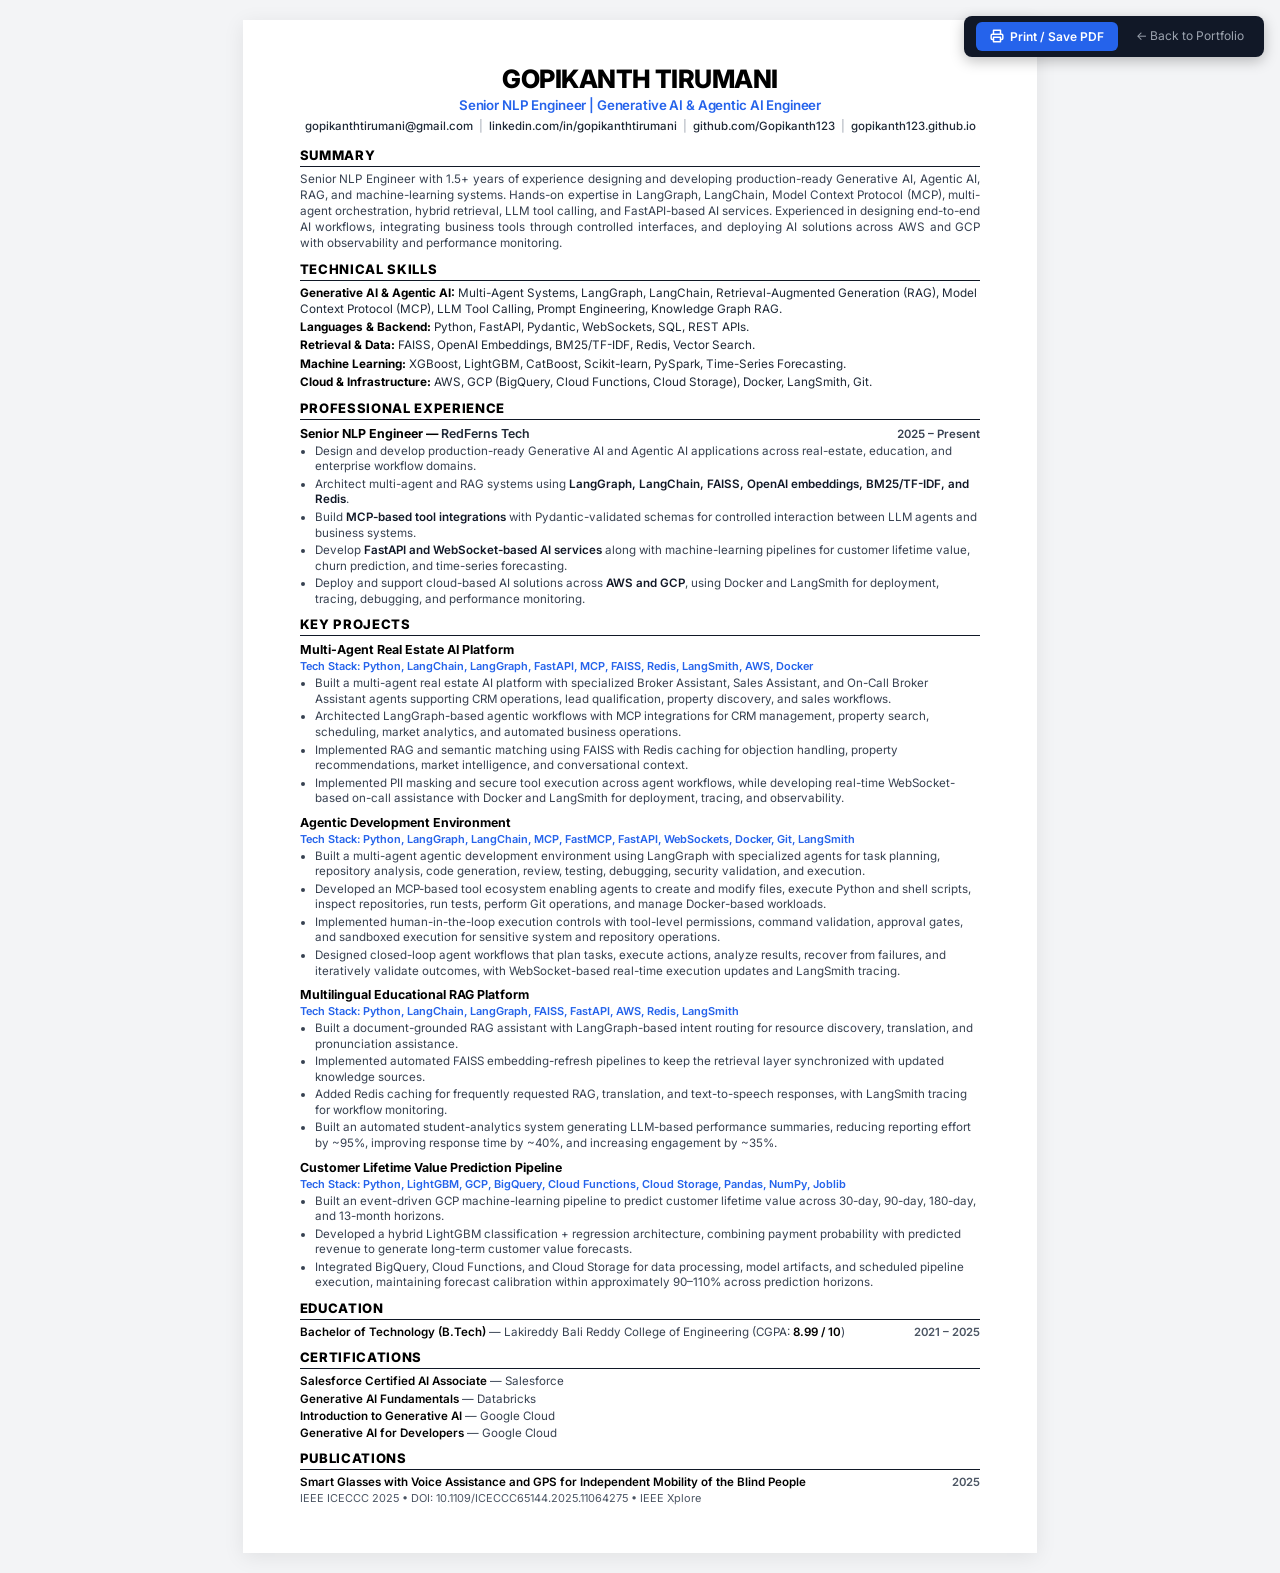
<file: resume.html>
<!DOCTYPE html>
<html lang="en">
<head>
  <meta charset="UTF-8">
  <meta name="viewport" content="width=device-width, initial-scale=1.0">
  <title>Gopikanth Tirumani — Senior NLP Engineer Resume</title>
  <link rel="preconnect" href="https://fonts.googleapis.com">
  <link rel="preconnect" href="https://fonts.gstatic.com" crossorigin>
  <link href="https://fonts.googleapis.com/css2?family=Inter:wght@400;500;600;700;800&family=JetBrains+Mono:wght@400;500;600&display=swap" rel="stylesheet">
  <style>
    /* ==========================================================================
       GOLD-STANDARD ATS-OPTIMIZED TECH RESUME (Jake's Resume / Single-Column LaTeX Inspired)
       ========================================================================== */

    * {
      box-sizing: border-box;
      margin: 0;
      padding: 0;
    }

    body {
      font-family: 'Inter', -apple-system, BlinkMacSystemFont, 'Segoe UI', Arial, sans-serif;
      color: #111827;
      background: #F3F4F6;
      line-height: 1.38;
      font-size: 9.3pt;
      -webkit-font-smoothing: antialiased;
    }

    /* Print / PDF Document Container */
    .resume-page {
      width: 210mm;
      min-height: 297mm;
      margin: 20px auto;
      padding: 12mm 15mm;
      background: #FFFFFF;
      box-shadow: 0 4px 20px rgba(0, 0, 0, 0.08);
      position: relative;
    }

    @media print {
      body {
        background: #FFFFFF;
      }
      .resume-page {
        width: 100%;
        min-height: auto;
        padding: 0;
        margin: 0;
        box-shadow: none;
      }
      .no-print {
        display: none !important;
      }
      @page {
        size: A4 portrait;
        margin: 8mm 10mm 8mm 10mm;
      }
    }

    /* Floating Toolbar */
    .toolbar {
      position: fixed;
      top: 16px;
      right: 16px;
      display: flex;
      gap: 10px;
      z-index: 1000;
      background: #111827;
      padding: 6px 12px;
      border-radius: 8px;
      box-shadow: 0 4px 14px rgba(0, 0, 0, 0.25);
    }

    .toolbar button {
      background: #2563EB;
      color: #FFFFFF;
      border: none;
      padding: 6px 14px;
      border-radius: 6px;
      font-weight: 600;
      font-size: 12px;
      cursor: pointer;
      display: flex;
      align-items: center;
      gap: 6px;
      font-family: 'Inter', sans-serif;
    }

    .toolbar button:hover {
      background: #1D4ED8;
    }

    .toolbar a {
      color: #9CA3AF;
      text-decoration: none;
      font-size: 12px;
      display: flex;
      align-items: center;
      padding: 6px 8px;
      font-family: 'Inter', sans-serif;
    }

    .toolbar a:hover {
      color: #FFFFFF;
    }

    /* Header — Clean, Centered Classic Format */
    .header {
      text-align: center;
      margin-bottom: 8px;
      padding-bottom: 4px;
    }

    .header-name {
      font-size: 19pt;
      font-weight: 800;
      color: #000000;
      letter-spacing: -0.02em;
      line-height: 1.1;
      text-transform: uppercase;
      margin-bottom: 3px;
    }

    .header-title {
      font-size: 10pt;
      font-weight: 600;
      color: #2563EB;
      margin-bottom: 4px;
      letter-spacing: -0.01em;
    }

    .header-contacts {
      font-size: 8.6pt;
      color: #374151;
      display: flex;
      justify-content: center;
      flex-wrap: wrap;
      gap: 6px;
      align-items: center;
    }

    .header-contacts a {
      color: #1F2937;
      text-decoration: none;
      font-weight: 500;
    }

    .header-contacts a:hover {
      color: #2563EB;
      text-decoration: underline;
    }

    .header-contacts .sep {
      color: #9CA3AF;
    }

    /* Section Heading */
    .section-title {
      font-size: 9.8pt;
      font-weight: 800;
      color: #000000;
      text-transform: uppercase;
      letter-spacing: 0.05em;
      border-bottom: 1.2px solid #111827;
      padding-bottom: 2px;
      margin-top: 8px;
      margin-bottom: 5px;
    }

    /* Summary */
    .summary-text {
      font-size: 8.8pt;
      color: #374151;
      line-height: 1.36;
      margin-bottom: 4px;
      text-align: justify;
    }

    /* Technical Skills Section */
    .skills-list {
      margin-bottom: 6px;
    }

    .skills-item {
      font-size: 8.8pt;
      margin-bottom: 2.5px;
      line-height: 1.34;
      color: #1F2937;
    }

    .skills-item strong {
      color: #000000;
      font-weight: 700;
    }

    /* Experience & Project Blocks */
    .entry-block {
      margin-bottom: 7px;
    }

    .entry-header {
      display: flex;
      justify-content: space-between;
      align-items: baseline;
      margin-bottom: 1px;
    }

    .entry-title-left {
      font-size: 9.3pt;
      font-weight: 700;
      color: #000000;
    }

    .entry-role {
      font-weight: 600;
      color: #1F2937;
    }

    .entry-date {
      font-size: 8.6pt;
      font-weight: 600;
      color: #374151;
      text-align: right;
      font-feature-settings: "tnum";
    }

    .entry-subheader {
      display: flex;
      justify-content: space-between;
      align-items: baseline;
      font-size: 8.4pt;
      color: #4B5563;
      margin-bottom: 2px;
    }

    .entry-tech {
      font-weight: 600;
      color: #2563EB;
      font-size: 8.2pt;
    }

    /* Bullet Points */
    .bullet-list {
      list-style-type: disc;
      padding-left: 15px;
      margin-top: 1.5px;
    }

    .bullet-list li {
      font-size: 8.7pt;
      color: #374151;
      margin-bottom: 2px;
      line-height: 1.34;
    }

    .bullet-list li strong {
      color: #111827;
      font-weight: 600;
    }

    /* Certifications & Education Compact List */
    .compact-entry {
      display: flex;
      justify-content: space-between;
      font-size: 8.7pt;
      margin-bottom: 2px;
      line-height: 1.32;
      color: #374151;
    }

    .compact-entry strong {
      color: #000000;
      font-weight: 600;
    }

    .compact-date {
      color: #4B5563;
      font-weight: 600;
      font-size: 8.5pt;
      flex-shrink: 0;
      margin-left: 10px;
    }
  </style>
</head>
<body>

  <!-- Floating Print Bar -->
  <div class="toolbar no-print">
    <button onclick="window.print()">
      <svg width="14" height="14" viewBox="0 0 24 24" fill="none" stroke="currentColor" stroke-width="2.5" stroke-linecap="round" stroke-linejoin="round"><polyline points="6 9 6 2 18 2 18 9"></polyline><path d="M6 18H4a2 2 0 0 1-2-2v-5a2 2 0 0 1 2-2h16a2 2 0 0 1 2 2v5a2 2 0 0 1-2 2h-2"></path><rect x="6" y="14" width="12" height="8"></rect></svg>
      Print / Save PDF
    </button>
    <a href="index.html">← Back to Portfolio</a>
  </div>

  <div class="resume-page">

    <!-- Header -->
    <header class="header">
      <h1 class="header-name">Gopikanth Tirumani</h1>
      <div class="header-title">Senior NLP Engineer | Generative AI &amp; Agentic AI Engineer</div>
      <div class="header-contacts">
        <a href="mailto:gopikanthtirumani@gmail.com">gopikanthtirumani@gmail.com</a>
        <span class="sep">|</span>
        <a href="https://linkedin.com/in/gopikanthtirumani" target="_blank">linkedin.com/in/gopikanthtirumani</a>
        <span class="sep">|</span>
        <a href="https://github.com/Gopikanth123" target="_blank">github.com/Gopikanth123</a>
        <span class="sep">|</span>
        <a href="https://gopikanth123.github.io" target="_blank">gopikanth123.github.io</a>
      </div>
    </header>

    <!-- Summary -->
    <section>
      <h2 class="section-title">Summary</h2>
      <p class="summary-text">
        Senior NLP Engineer with 1.5+ years of experience designing and developing production-ready Generative AI, Agentic AI, RAG, and machine-learning systems. Hands-on expertise in LangGraph, LangChain, Model Context Protocol (MCP), multi-agent orchestration, hybrid retrieval, LLM tool calling, and FastAPI-based AI services. Experienced in designing end-to-end AI workflows, integrating business tools through controlled interfaces, and deploying AI solutions across AWS and GCP with observability and performance monitoring.
      </p>
    </section>

    <!-- Technical Skills -->
    <section>
      <h2 class="section-title">Technical Skills</h2>
      <div class="skills-list">
        <div class="skills-item">
          <strong>Generative AI &amp; Agentic AI:</strong> Multi-Agent Systems, LangGraph, LangChain, Retrieval-Augmented Generation (RAG), Model Context Protocol (MCP), LLM Tool Calling, Prompt Engineering, Knowledge Graph RAG.
        </div>
        <div class="skills-item">
          <strong>Languages &amp; Backend:</strong> Python, FastAPI, Pydantic, WebSockets, SQL, REST APIs.
        </div>
        <div class="skills-item">
          <strong>Retrieval &amp; Data:</strong> FAISS, OpenAI Embeddings, BM25/TF-IDF, Redis, Vector Search.
        </div>
        <div class="skills-item">
          <strong>Machine Learning:</strong> XGBoost, LightGBM, CatBoost, Scikit-learn, PySpark, Time-Series Forecasting.
        </div>
        <div class="skills-item">
          <strong>Cloud &amp; Infrastructure:</strong> AWS, GCP (BigQuery, Cloud Functions, Cloud Storage), Docker, LangSmith, Git.
        </div>
      </div>
    </section>

    <!-- Professional Experience -->
    <section>
      <h2 class="section-title">Professional Experience</h2>
      <div class="entry-block">
        <div class="entry-header">
          <div class="entry-title-left">
            <span>Senior NLP Engineer</span> &mdash; <span class="entry-role">RedFerns Tech</span>
          </div>
          <span class="entry-date">2025 &ndash; Present</span>
        </div>
        <ul class="bullet-list">
          <li>Design and develop production-ready Generative AI and Agentic AI applications across real-estate, education, and enterprise workflow domains.</li>
          <li>Architect multi-agent and RAG systems using <strong>LangGraph, LangChain, FAISS, OpenAI embeddings, BM25/TF-IDF, and Redis</strong>.</li>
          <li>Build <strong>MCP-based tool integrations</strong> with Pydantic-validated schemas for controlled interaction between LLM agents and business systems.</li>
          <li>Develop <strong>FastAPI and WebSocket-based AI services</strong> along with machine-learning pipelines for customer lifetime value, churn prediction, and time-series forecasting.</li>
          <li>Deploy and support cloud-based AI solutions across <strong>AWS and GCP</strong>, using Docker and LangSmith for deployment, tracing, debugging, and performance monitoring.</li>
        </ul>
      </div>
    </section>

    <!-- Key Projects -->
    <section>
      <h2 class="section-title">Key Projects</h2>

      <!-- Project 1: Multi-Agent Real Estate AI Platform -->
      <div class="entry-block">
        <div class="entry-header">
          <span class="entry-title-left">Multi-Agent Real Estate AI Platform</span>
        </div>
        <div class="entry-subheader">
          <span class="entry-tech">Tech Stack: Python, LangChain, LangGraph, FastAPI, MCP, FAISS, Redis, LangSmith, AWS, Docker</span>
        </div>
        <ul class="bullet-list">
          <li>Built a multi-agent real estate AI platform with specialized Broker Assistant, Sales Assistant, and On-Call Broker Assistant agents supporting CRM operations, lead qualification, property discovery, and sales workflows.</li>
          <li>Architected LangGraph-based agentic workflows with MCP integrations for CRM management, property search, scheduling, market analytics, and automated business operations.</li>
          <li>Implemented RAG and semantic matching using FAISS with Redis caching for objection handling, property recommendations, market intelligence, and conversational context.</li>
          <li>Implemented PII masking and secure tool execution across agent workflows, while developing real-time WebSocket-based on-call assistance with Docker and LangSmith for deployment, tracing, and observability.</li>
        </ul>
      </div>

      <!-- Project 2: Agentic Development Environment -->
      <div class="entry-block">
        <div class="entry-header">
          <span class="entry-title-left">Agentic Development Environment</span>
        </div>
        <div class="entry-subheader">
          <span class="entry-tech">Tech Stack: Python, LangGraph, LangChain, MCP, FastMCP, FastAPI, WebSockets, Docker, Git, LangSmith</span>
        </div>
        <ul class="bullet-list">
          <li>Built a multi-agent agentic development environment using LangGraph with specialized agents for task planning, repository analysis, code generation, review, testing, debugging, security validation, and execution.</li>
          <li>Developed an MCP-based tool ecosystem enabling agents to create and modify files, execute Python and shell scripts, inspect repositories, run tests, perform Git operations, and manage Docker-based workloads.</li>
          <li>Implemented human-in-the-loop execution controls with tool-level permissions, command validation, approval gates, and sandboxed execution for sensitive system and repository operations.</li>
          <li>Designed closed-loop agent workflows that plan tasks, execute actions, analyze results, recover from failures, and iteratively validate outcomes, with WebSocket-based real-time execution updates and LangSmith tracing.</li>
        </ul>
      </div>

      <!-- Project 3: Multilingual Educational RAG Platform -->
      <div class="entry-block">
        <div class="entry-header">
          <span class="entry-title-left">Multilingual Educational RAG Platform</span>
        </div>
        <div class="entry-subheader">
          <span class="entry-tech">Tech Stack: Python, LangChain, LangGraph, FAISS, FastAPI, AWS, Redis, LangSmith</span>
        </div>
        <ul class="bullet-list">
          <li>Built a document-grounded RAG assistant with LangGraph-based intent routing for resource discovery, translation, and pronunciation assistance.</li>
          <li>Implemented automated FAISS embedding-refresh pipelines to keep the retrieval layer synchronized with updated knowledge sources.</li>
          <li>Added Redis caching for frequently requested RAG, translation, and text-to-speech responses, with LangSmith tracing for workflow monitoring.</li>
          <li>Built an automated student-analytics system generating LLM-based performance summaries, reducing reporting effort by ~95%, improving response time by ~40%, and increasing engagement by ~35%.</li>
        </ul>
      </div>

      <!-- Project 4: Customer Lifetime Value Prediction Pipeline -->
      <div class="entry-block">
        <div class="entry-header">
          <span class="entry-title-left">Customer Lifetime Value Prediction Pipeline</span>
        </div>
        <div class="entry-subheader">
          <span class="entry-tech">Tech Stack: Python, LightGBM, GCP, BigQuery, Cloud Functions, Cloud Storage, Pandas, NumPy, Joblib</span>
        </div>
        <ul class="bullet-list">
          <li>Built an event-driven GCP machine-learning pipeline to predict customer lifetime value across 30-day, 90-day, 180-day, and 13-month horizons.</li>
          <li>Developed a hybrid LightGBM classification + regression architecture, combining payment probability with predicted revenue to generate long-term customer value forecasts.</li>
          <li>Integrated BigQuery, Cloud Functions, and Cloud Storage for data processing, model artifacts, and scheduled pipeline execution, maintaining forecast calibration within approximately 90–110% across prediction horizons.</li>
        </ul>
      </div>
    </section>

    <!-- Education -->
    <section>
      <h2 class="section-title">Education</h2>
      <div class="compact-entry">
        <div><strong>Bachelor of Technology (B.Tech)</strong> &mdash; Lakireddy Bali Reddy College of Engineering (CGPA: <strong>8.99 / 10</strong>)</div>
        <span class="compact-date">2021 &ndash; 2025</span>
      </div>
    </section>

    <!-- Certifications -->
    <section>
      <h2 class="section-title">Certifications</h2>
      <div class="compact-entry">
        <div><strong>Salesforce Certified AI Associate</strong> &mdash; Salesforce</div>
      </div>
      <div class="compact-entry">
        <div><strong>Generative AI Fundamentals</strong> &mdash; Databricks</div>
      </div>
      <div class="compact-entry">
        <div><strong>Introduction to Generative AI</strong> &mdash; Google Cloud</div>
      </div>
      <div class="compact-entry">
        <div><strong>Generative AI for Developers</strong> &mdash; Google Cloud</div>
      </div>
    </section>

    <!-- Publications -->
    <section>
      <h2 class="section-title">Publications</h2>
      <div class="compact-entry">
        <div>
          <strong>Smart Glasses with Voice Assistance and GPS for Independent Mobility of the Blind People</strong><br>
          <span style="font-size: 8.2pt; color: #4B5563;">IEEE ICECCC 2025 &bull; DOI: 10.1109/ICECCC65144.2025.11064275 &bull; IEEE Xplore</span>
        </div>
        <span class="compact-date">2025</span>
      </div>
    </section>

  </div>

</body>
</html>
</file>
